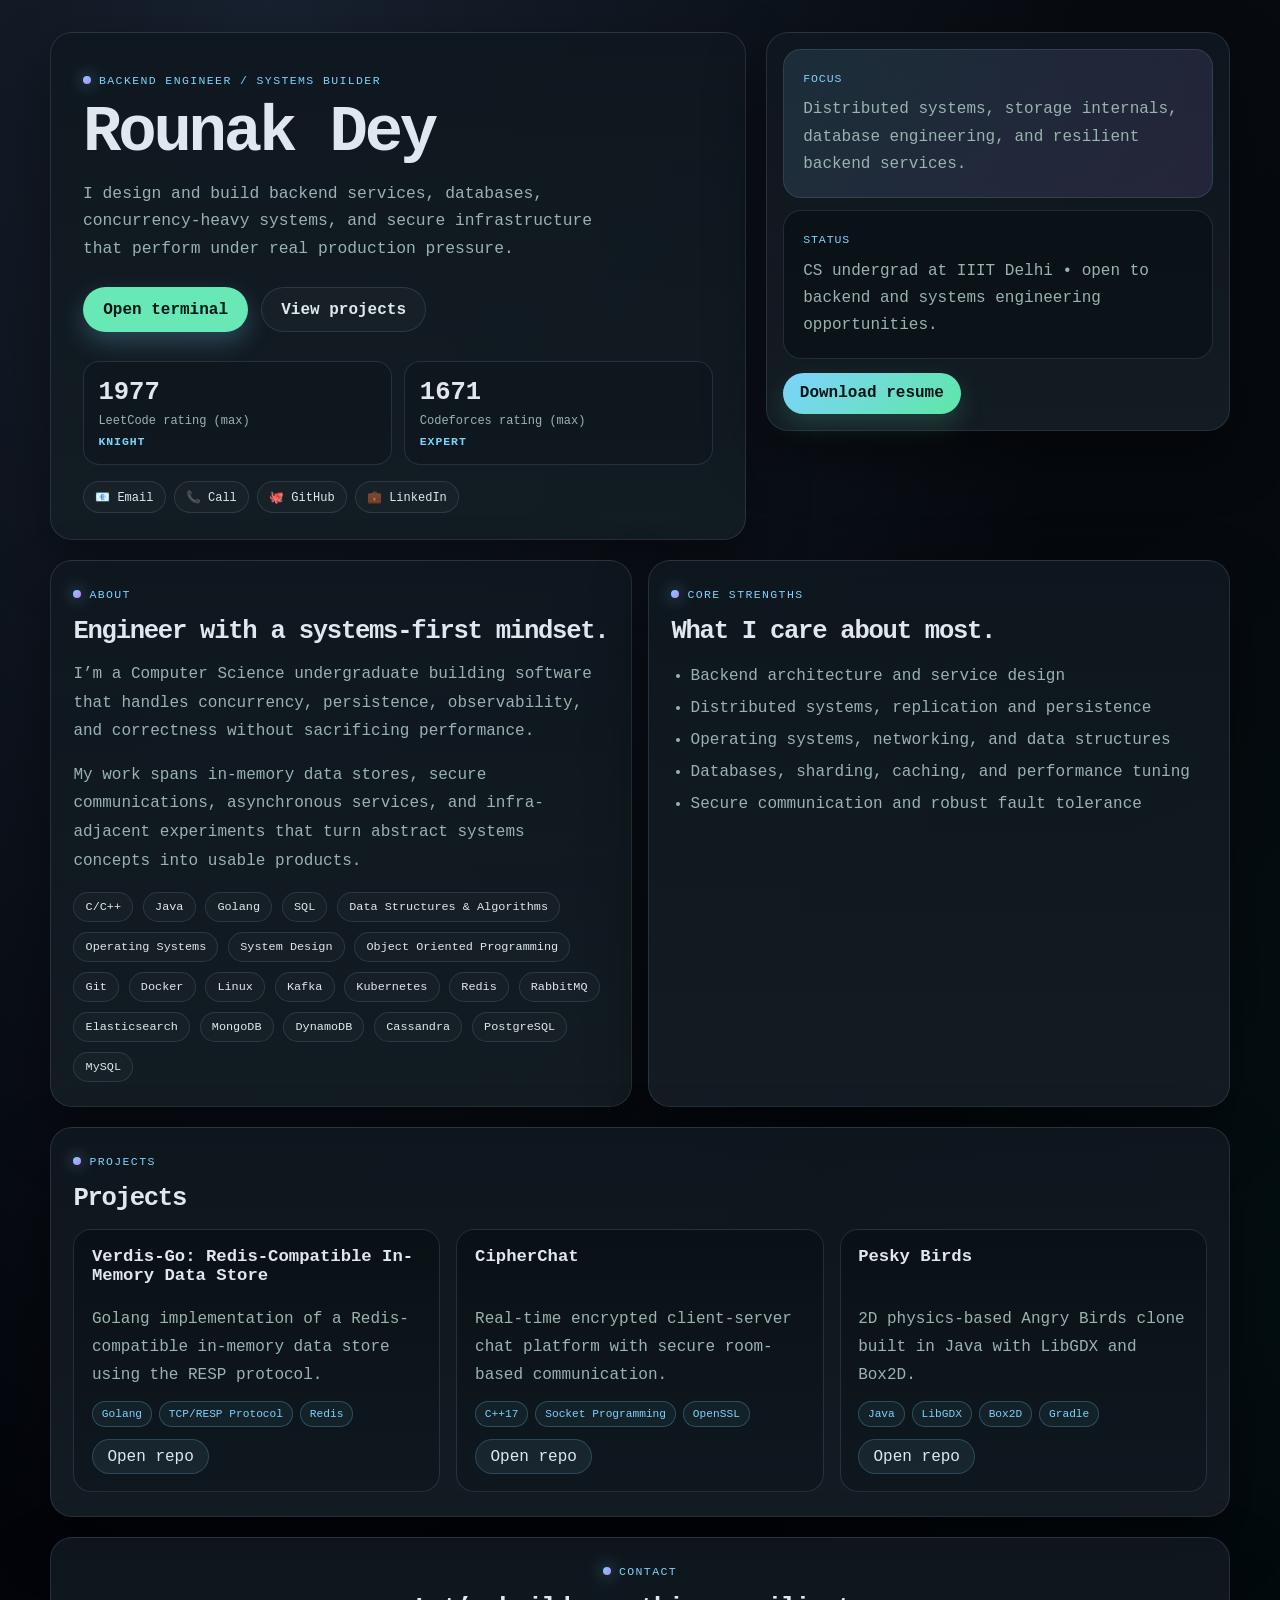
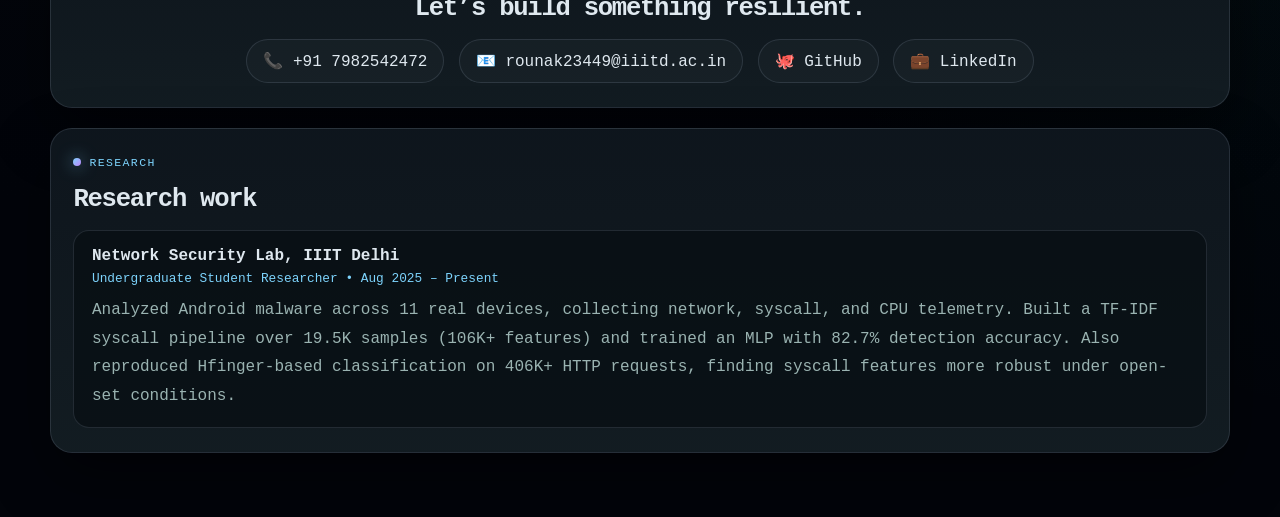
<file: index.html>
<!DOCTYPE html>
<html lang="en">
  <head>
    <meta charset="UTF-8" />
    <meta name="viewport" content="width=device-width, initial-scale=1.0" />
    <meta
      name="description"
      content="Backend engineer portfolio with a terminal, systems work, and project highlights."
    />
    <title>Rounak Dey | IIITD</title>
    <link rel="icon" type="image/svg+xml" href="assets/favicon.svg?v=20261015" />
    <link rel="stylesheet" href="css/style.css?v=20261015" />
  </head>
  <body data-theme="default">
    <div class="page-shell">
      <main class="portfolio-shell">
        <section class="hero-panel">
          <div class="eyebrow">backend engineer / systems builder</div>
          <h1>Rounak Dey</h1>
          <p class="hero-copy">
            I design and build backend services, databases, concurrency-heavy systems,
            and secure infrastructure that perform under real production pressure.
          </p>
          <div class="hero-actions">
            <a href="#terminal" class="primary-button">Open terminal</a>
            <a href="#projects" class="secondary-button">View projects</a>
          </div>
          <ul class="stat-grid" aria-label="Portfolio stats">
            <li>
              <strong>1977</strong>
              <span>LeetCode rating (max)</span>
              <b>Knight</b>
            </li>
            <li>
              <strong>1671</strong>
              <span>Codeforces rating (max)</span>
              <b>Expert</b>
            </li>
          </ul>
          <div class="top-contact" aria-label="Contact links">
            <a href="mailto:rounak23449@iiitd.ac.in">📧 Email</a>
            <a href="tel:+917982542472">📞 Call</a>
            <a href="https://github.com/ricky16x" target="_blank" rel="noreferrer">🐙 GitHub</a>
            <a href="https://linkedin.com/in/rickyxr" target="_blank" rel="noreferrer">💼 LinkedIn</a>
          </div>
        </section>

        <aside class="quick-panel">
          <div class="panel-card accent-card">
            <span class="card-label">Focus</span>
            <p>Distributed systems, storage internals, database engineering, and resilient backend services.</p>
          </div>
          <div class="panel-card">
            <span class="card-label">Status</span>
            <p>CS undergrad at IIIT Delhi • open to backend and systems engineering opportunities.</p>
          </div>
          <a class="resume-button" href="./assets/RounakDeyResume.pdf" target="_blank" rel="noreferrer">Download resume</a>
        </aside>

        <div id="terminal-backdrop" class="terminal-backdrop" aria-hidden="true"></div>
        <div id="terminal-modal" class="terminal-modal" role="dialog" aria-modal="true" aria-label="Developer portfolio terminal popup" aria-hidden="true" inert>
          <section id="terminal" class="terminal-frame" aria-label="Developer portfolio terminal">
            <header class="terminal-header">
              <div class="window-controls" aria-hidden="true">
                <span class="control red"></span>
                <span class="control yellow"></span>
                <span class="control green"></span>
              </div>
              <div class="window-title">ricky16x@portfolio:~</div>
              <button id="skip-boot" class="skip-boot" type="button">Skip boot</button>
              <button id="close-terminal" class="terminal-close" type="button" aria-label="Close terminal">×</button>
            </header>

            <section id="terminal-output" class="terminal-output" aria-live="polite"></section>

            <form id="command-form" class="command-form" autocomplete="off">
              <label class="prompt-text" for="terminal-input">
                <span class="prompt-user">ricky16x</span>
                <span>@</span>
                <span class="prompt-host">portfolio</span>
                <span>:~$</span>
              </label>
              <input
                id="terminal-input"
                class="terminal-input"
                type="text"
                spellcheck="false"
                aria-label="Terminal command input"
              />
            </form>
          </section>
        </div>

        <section class="content-grid">
          <article class="info-panel">
            <div class="section-kicker">About</div>
            <h2>Engineer with a systems-first mindset.</h2>
            <p>
              I’m a Computer Science undergraduate building software that handles concurrency,
              persistence, observability, and correctness without sacrificing performance.
            </p>
            <p>
              My work spans in-memory data stores, secure communications, asynchronous services,
              and infra-adjacent experiments that turn abstract systems concepts into usable products.
            </p>
            <div id="skill-chips" class="chip-list" aria-label="Tools and technical skills"></div>
          </article>

          <article class="info-panel">
            <div class="section-kicker">Core strengths</div>
            <h2>What I care about most.</h2>
            <ul class="feature-list">
              <li>Backend architecture and service design</li>
              <li>Distributed systems, replication and persistence</li>
              <li>Operating systems, networking, and data structures</li>
              <li>Databases, sharding, caching, and performance tuning</li>
              <li>Secure communication and robust fault tolerance</li>
            </ul>
          </article>
        </section>

        <section id="projects" class="section-panel">
          <div class="section-heading">
            <div class="section-kicker">Projects</div>
            <h2>Projects</h2>
          </div>
          <div id="project-list" class="project-grid"></div>
        </section>

        <section id="contact" class="section-panel contact-panel">
          <div class="section-kicker">Contact</div>
          <h2>Let’s build something resilient.</h2>
          <div class="contact-row">
            <a href="tel:+917982542472">📞 +91 7982542472</a>
            <a href="mailto:rounak23449@iiitd.ac.in">📧 rounak23449@iiitd.ac.in</a>
            <a href="https://github.com/ricky16x" target="_blank" rel="noreferrer">🐙 GitHub</a>
            <a href="https://linkedin.com/in/rickyxr" target="_blank" rel="noreferrer">💼 LinkedIn</a>
          </div>
        </section>

        <section id="research" class="section-panel">
          <div class="section-heading">
            <div class="section-kicker">Research</div>
            <h2>Research work</h2>
          </div>
          <div class="timeline">
            <article class="timeline-item">
              <strong>Network Security Lab, IIIT Delhi</strong>
              <span>Undergraduate Student Researcher • Aug 2025 – Present</span>
              <p>Analyzed Android malware across 11 real devices, collecting network, syscall, and CPU telemetry. Built a TF-IDF syscall pipeline over 19.5K samples (106K+ features) and trained an MLP with 82.7% detection accuracy. Also reproduced Hfinger-based classification on 406K+ HTTP requests, finding syscall features more robust under open-set conditions.</p>
            </article>
          </div>
        </section>
      </main>
    </div>

    <script type="module" src="js/app.js?v=20261015"></script>
  </body>
</html>
</file>
<file: css/style.css>
:root {
  --bg: #070b10;
  --panel: rgba(15, 23, 31, 0.92);
  --panel-alt: rgba(19, 29, 35, 0.96);
  --panel-strong: rgba(9, 18, 24, 0.96);
  --border: rgba(148, 163, 184, 0.18);
  --text: #d9f7ef;
  --muted: #8ab7b0;
  --prompt: #67e8b5;
  --success: #4ade80;
  --accent: #7dd3fc;
  --accent-2: #c084fc;
  --warning: #fbbf24;
  --danger: #f87171;
  --input-bg: rgba(13, 18, 22, 0.9);
  --shadow: rgba(0, 0, 0, 0.45);
  --glow: rgba(125, 211, 252, 0.6);
}

body[data-theme='default'] {
  --bg: #070b10;
  --panel: rgba(15, 23, 31, 0.92);
  --panel-alt: rgba(19, 29, 35, 0.96);
  --text: #dfe8ef;
  --muted: #9ab3b1;
  --prompt: #67e8b5;
  --success: #5ee7a7;
  --accent: #7dd3fc;
  --accent-2: #c084fc;
  --warning: #fbbf24;
  --danger: #fda4af;
  --page-glow: rgba(30, 41, 59, 0.72);
  --page-wash: rgba(8, 145, 110, 0.08);
  --panel-glow: rgba(125, 211, 252, 0.12);
}

body[data-theme='aurora'] {
  --bg: #10091c;
  --panel: rgba(26, 17, 43, 0.95);
  --panel-alt: rgba(21, 31, 48, 0.97);
  --text: #f4efff;
  --muted: #c0b2db;
  --prompt: #6ee7b7;
  --success: #5eead4;
  --accent: #c4b5fd;
  --accent-2: #5eead4;
  --warning: #fde68a;
  --danger: #fda4af;
  --glow: rgba(167, 139, 250, 0.78);
  --page-glow: rgba(124, 58, 237, 0.38);
  --page-wash: rgba(45, 212, 191, 0.12);
  --panel-glow: rgba(167, 139, 250, 0.18);
}

body[data-theme='midnight'] {
  --bg: #030712;
  --panel: rgba(9, 15, 29, 0.97);
  --panel-alt: rgba(14, 23, 42, 0.98);
  --text: #e5f0ff;
  --muted: #8ba3c4;
  --prompt: #60a5fa;
  --success: #38bdf8;
  --accent: #60a5fa;
  --accent-2: #2563eb;
  --warning: #fbbf24;
  --danger: #fb7185;
  --glow: rgba(37, 99, 235, 0.65);
  --page-glow: rgba(29, 78, 216, 0.32);
  --page-wash: rgba(30, 64, 175, 0.11);
  --panel-glow: rgba(37, 99, 235, 0.14);
}

* {
  box-sizing: border-box;
}

html {
  scroll-behavior: smooth;
}

body {
  margin: 0;
  min-height: 100vh;
  padding: 2rem 1rem 4rem;
  font-family: 'SFMono-Regular', 'Consolas', 'Liberation Mono', 'Menlo', monospace;
  background:
    radial-gradient(ellipse at 15% 0%, var(--page-glow, rgba(30, 41, 59, 0.7)), transparent 38%),
    radial-gradient(ellipse at 90% 45%, var(--page-wash, rgba(8, 145, 110, 0.08)), transparent 38%),
    linear-gradient(180deg, var(--bg), #02040a 85%);
  background-size: 140% 140%, 130% 130%, 100% 100%;
  animation: glowDrift 24s ease-in-out infinite;
  color: var(--text);
  background-color: var(--bg);
  position: relative;
  overflow-x: hidden;
}

body::before {
  content: '';
  position: fixed;
  inset: 0;
  background: linear-gradient(rgba(16, 185, 129, 0.08), transparent 35%, transparent 65%, rgba(59, 130, 246, 0.06));
  opacity: 0;
  pointer-events: none;
  transition: opacity 0.3s ease;
}

body.matrix-active::before {
  opacity: 1;
  background-image:
    linear-gradient(90deg, rgba(16, 185, 129, 0.08) 0%, transparent 100%),
    repeating-linear-gradient(
      180deg,
      rgba(34, 197, 94, 0.12),
      rgba(34, 197, 94, 0.12) 2px,
      transparent 2px,
      transparent 6px
    );
  animation: matrixRain 7s linear infinite;
}

button,
input,
a {
  font: inherit;
}

button,
input {
  border: 0;
}

button {
  cursor: pointer;
}

img {
  max-width: 100%;
  display: block;
}

.page-shell {
  width: min(1180px, 100%);
  margin: 0 auto;
}

.portfolio-shell {
  display: grid;
  grid-template-columns: minmax(0, 1.2fr) minmax(280px, 0.8fr);
  gap: 1.25rem;
}

.portfolio-shell > .content-grid,
.portfolio-shell > .section-panel {
  grid-column: 1 / -1;
  min-width: 0;
}

.hero-panel,
.quick-panel {
  min-width: 0;
}

.hero-panel,
.quick-panel,
.info-panel,
.section-panel,
.terminal-frame {
  background: linear-gradient(180deg, var(--panel), var(--panel-alt));
  border: 1px solid var(--border);
  border-radius: 22px;
  box-shadow: 0 24px 60px var(--shadow);
  animation: floatIn 0.6s ease both;
}

.resume-button {
  display: inline-flex;
  align-items: center;
  justify-content: center;
  align-self: flex-start;
  width: auto;
  margin-top: 0.1rem;
  padding: 0.72rem 1.05rem;
  text-decoration: none;
  border-radius: 999px;
  font-weight: 700;
  color: #041318;
  background: linear-gradient(135deg, var(--accent), var(--success));
  box-shadow: 0 10px 24px rgba(103, 232, 181, 0.18);
}

.hero-panel {
  padding: 2.4rem 2rem 1.6rem;
}

.eyebrow,
.section-kicker {
  display: inline-flex;
  align-items: center;
  gap: 0.5rem;
  font-size: 0.72rem;
  letter-spacing: 0.12em;
  text-transform: uppercase;
  color: var(--accent);
  margin-bottom: 1rem;
}

.eyebrow::before,
.section-kicker::before {
  content: '';
  width: 8px;
  height: 8px;
  border-radius: 50%;
  background: linear-gradient(135deg, var(--accent), var(--accent-2));
  box-shadow: 0 0 16px rgba(125, 211, 252, 0.7);
}

.eyebrow::before {
  animation: pulse 2.4s ease-in-out infinite;
}

.hero-panel h1,
.info-panel h2,
.section-panel h2 {
  margin: 0;
  letter-spacing: -0.05em;
}

.hero-panel h1 {
  font-size: clamp(2.4rem, 5vw, 4.2rem);
  line-height: 0.95;
  margin-bottom: 1rem;
}

.hero-copy {
  max-width: 52ch;
  margin: 0;
  color: var(--muted);
  font-size: 1.02rem;
  line-height: 1.7;
}

.hero-actions {
  display: flex;
  flex-wrap: wrap;
  gap: 0.8rem;
  margin-top: 1.5rem;
}

.primary-button,
.secondary-button,
.link-button,
.theme-chip {
  transition: transform 0.2s ease, filter 0.2s ease, border-color 0.2s ease;
}

.hero-actions > * {
  animation: floatIn 0.5s ease both;
}

.hero-actions > :nth-child(2) {
  animation-delay: 100ms;
}

.primary-button,
.secondary-button {
  display: inline-flex;
  align-items: center;
  justify-content: center;
  border-radius: 999px;
  padding: 0.8rem 1.2rem;
  text-decoration: none;
  font-weight: 700;
}

.primary-button {
  background: linear-gradient(135deg, var(--accent), var(--accent-2));
  color: #040b10;
  box-shadow: 0 10px 24px rgba(125, 211, 252, 0.25);
}

.secondary-button {
  border: 1px solid var(--border);
  color: var(--text);
  background: rgba(148, 163, 184, 0.04);
}

.primary-button:hover,
.secondary-button:hover,
.link-button:hover,
.theme-chip:hover {
  transform: translateY(-1px);
  filter: brightness(1.05);
}

.stat-grid {
  display: grid;
  grid-template-columns: repeat(2, minmax(0, 1fr));
  gap: 0.8rem;
  margin: 1.8rem 0 0;
  padding: 0;
  list-style: none;
}

.stat-grid li {
  background: rgba(15, 23, 31, 0.7);
  border: 1px solid var(--border);
  border-radius: 16px;
  padding: 1rem 0.9rem;
  display: flex;
  flex-direction: column;
  gap: 0.3rem;
  transition: transform 0.2s ease, border-color 0.2s ease;
}

.stat-grid li:hover {
  transform: translateY(-3px);
  border-color: var(--accent);
}

.stat-grid strong {
  font-size: clamp(1.2rem, 2vw, 1.7rem);
  color: var(--text);
}

.stat-grid span {
  color: var(--muted);
  font-size: 0.75rem;
  line-height: 1.5;
}

.stat-grid b {
  color: var(--accent);
  font-size: 0.72rem;
  font-weight: 700;
  letter-spacing: 0.08em;
  text-transform: uppercase;
}

.top-contact {
  display: flex;
  flex-wrap: wrap;
  gap: 0.5rem;
  margin-top: 1rem;
}

.top-contact a {
  display: inline-flex;
  align-items: center;
  justify-content: center;
  padding: 0.48rem 0.7rem;
  border: 1px solid var(--border);
  border-radius: 999px;
  color: var(--text);
  background: rgba(148, 163, 184, 0.04);
  font-size: 0.75rem;
  text-decoration: none;
  transition: transform 0.2s ease, border-color 0.2s ease, background 0.2s ease;
}

.top-contact a:hover {
  transform: translateY(-2px);
  border-color: var(--accent);
  background: var(--panel-glow);
}

.quick-panel {
  padding: 1rem;
  display: flex;
  flex-direction: column;
  align-self: start;
  gap: 0.75rem;
}

.panel-card {
  border: 1px solid var(--border);
  border-radius: 18px;
  background: rgba(9, 17, 22, 0.7);
  padding: 1.2rem;
  min-height: 0;
  animation: floatIn 0.55s ease both;
}

.panel-card:nth-child(2) { animation-delay: 120ms; }

.accent-card {
  background: linear-gradient(135deg, var(--panel-glow), rgba(192, 132, 252, 0.12));
}

.card-label {
  display: inline-block;
  font-size: 0.72rem;
  letter-spacing: 0.08em;
  text-transform: uppercase;
  color: var(--accent);
  margin-bottom: 0.7rem;
}

.panel-card p,
.info-panel p,
.feature-list,
.timeline-item p,
.project-card p,
.contact-row a {
  color: var(--muted);
}

.panel-card p {
  margin: 0;
  line-height: 1.7;
}

.terminal-modal {
  position: fixed;
  right: 2rem;
  bottom: 2rem;
  width: min(760px, calc(100vw - 2rem));
  z-index: 30;
  opacity: 0;
  pointer-events: none;
  transform: translateY(20px) scale(0.98);
  transition: opacity 0.25s ease, transform 0.25s ease;
}

.terminal-backdrop {
  position: fixed;
  inset: 0;
  z-index: 29;
  background: rgba(1, 4, 10, 0.58);
  opacity: 0;
  pointer-events: none;
  transition: opacity 0.25s ease;
  backdrop-filter: blur(3px);
}

.terminal-backdrop.is-open {
  opacity: 1;
  pointer-events: auto;
}

.terminal-modal.is-open {
  opacity: 1;
  pointer-events: auto;
  transform: translateY(0) scale(1);
}

.terminal-frame {
  grid-column: 1 / -1;
  width: 100%;
  overflow: hidden;
  border-radius: 20px;
  background: rgba(6, 10, 15, 0.96);
  box-shadow: 0 28px 70px rgba(0, 0, 0, 0.55), 0 0 0 1px rgba(125, 211, 252, 0.15);
}

.terminal-header {
  display: flex;
  align-items: center;
  justify-content: space-between;
  gap: 1rem;
  min-height: 48px;
  padding: 0.75rem 1rem;
  background: rgba(22, 27, 32, 0.9);
  border-bottom: 1px solid var(--border);
}

.terminal-close {
  border: 1px solid var(--border);
  border-radius: 50%;
  width: 30px;
  height: 30px;
  color: var(--text);
  background: rgba(148, 163, 184, 0.08);
  transition: transform 0.2s ease, background 0.2s ease;
}

.terminal-close:hover {
  transform: rotate(90deg);
  background: rgba(248, 113, 113, 0.18);
}

.window-controls {
  display: flex;
  align-items: center;
  gap: 0.6rem;
}

.control {
  display: block;
  width: 12px;
  height: 12px;
  border-radius: 50%;
  box-shadow: inset 0 0 0 1px rgba(0, 0, 0, 0.2);
}

.control.red { background: #f87171; }
.control.yellow { background: #fbbf24; }
.control.green { background: #4ade80; }

.window-title {
  flex: 1;
  text-align: center;
  font-size: 0.8rem;
  color: var(--muted);
  letter-spacing: 0.08em;
  text-transform: uppercase;
}

.skip-boot {
  background: rgba(167, 139, 250, 0.12);
  color: var(--accent-2);
  border: 1px solid rgba(196, 181, 253, 0.35);
  border-radius: 999px;
  padding: 0.35rem 0.8rem;
  font-size: 0.72rem;
  transition: filter 0.2s ease, transform 0.2s ease;
}

.skip-boot:hover,
.skip-boot:focus-visible {
  filter: brightness(1.08);
  transform: translateY(-1px);
}

.terminal-output {
  min-height: 430px;
  max-height: 70vh;
  overflow-y: auto;
  background: rgba(3, 7, 12, 0.78);
  padding: 1.25rem 1rem 0.5rem;
  line-height: 1.6;
  white-space: pre-wrap;
}

.terminal-line {
  margin: 0.2rem 0;
  color: var(--text);
  word-break: break-word;
  white-space: pre-wrap;
}

.terminal-line.muted,
.muted {
  color: var(--muted);
}

.terminal-line.success {
  color: var(--success);
}

.terminal-line.prompt {
  color: var(--prompt);
}

.terminal-line.warning {
  color: var(--warning);
}

.terminal-line.error {
  color: var(--danger);
}

.command-entry {
  color: var(--text);
  display: flex;
  align-items: center;
  gap: 0.55rem;
  margin-top: 0.15rem;
}

.command-prompt {
  color: var(--prompt);
  font-weight: 700;
}

.command-text {
  color: var(--text);
}

.command-form {
  display: flex;
  align-items: center;
  gap: 0.6rem;
  padding: 0.8rem 1rem 1rem;
  border-top: 1px solid var(--border);
  background: rgba(10, 15, 19, 0.9);
}

.prompt-text {
  color: var(--prompt);
  font-weight: 700;
  white-space: nowrap;
}

.terminal-input {
  flex: 1;
  min-width: 0;
  background: transparent;
  color: var(--text);
  caret-color: var(--prompt);
  font: inherit;
  font-size: 1rem;
  border: none;
  outline: none;
  padding: 0.25rem 0;
}

.terminal-input::placeholder {
  color: rgba(167, 180, 196, 0.55);
}

.link-button,
.primary-button,
.secondary-button,
.theme-chip,
.skip-boot {
  text-decoration: none;
}

.link-button {
  display: inline-flex;
  align-items: center;
  justify-content: center;
  border-radius: 999px;
  padding: 0.45rem 0.9rem;
  color: var(--text);
  border: 1px solid var(--border);
  background: rgba(148, 163, 184, 0.04);
}

.terminal-input:focus,
.skip-boot:focus-visible,
.link-button:focus-visible,
.theme-chip:focus-visible,
.primary-button:focus-visible,
.secondary-button:focus-visible {
  outline: 2px solid rgba(125, 211, 252, 0.8);
  outline-offset: 2px;
}

.content-grid {
  grid-column: 1 / -1;
  display: grid;
  grid-template-columns: repeat(2, minmax(0, 1fr));
  gap: 1rem;
}

.info-panel,
.section-panel {
  padding: 1.5rem 1.4rem;
}

.info-panel h2,
.section-panel h2 {
  font-size: clamp(1.5rem, 2vw, 2.1rem);
  margin-bottom: 0.9rem;
}

.info-panel p {
  margin: 0 0 0.9rem;
  line-height: 1.8;
}

.chip-list {
  display: flex;
  flex-wrap: wrap;
  gap: 0.6rem;
  margin-top: 1rem;
}

.chip-list span {
  display: inline-flex;
  align-items: center;
  border-radius: 999px;
  padding: 0.45rem 0.7rem;
  border: 1px solid var(--border);
  background: rgba(148, 163, 184, 0.04);
  color: var(--text);
  font-size: 0.74rem;
}

.feature-list {
  margin: 0;
  padding-left: 1.2rem;
  line-height: 2;
}

.section-heading {
  margin-bottom: 1rem;
}

.timeline {
  display: grid;
  gap: 1rem;
}

.timeline-item {
  background: rgba(8, 15, 19, 0.72);
  border: 1px solid var(--border);
  border-radius: 16px;
  padding: 1rem 1.1rem;
}

.timeline-item strong {
  display: block;
  color: var(--text);
  margin-bottom: 0.3rem;
}

.timeline-item span {
  display: inline-block;
  color: var(--accent);
  margin-bottom: 0.6rem;
  font-size: 0.8rem;
}

.timeline-item p {
  margin: 0;
  line-height: 1.8;
}

.project-grid {
  display: grid;
  grid-template-columns: repeat(3, minmax(0, 1fr));
  gap: 1rem;
  align-items: stretch;
  min-width: 0;
}

.project-card {
  display: flex;
  flex-direction: column;
  gap: 0.8rem;
  border: 1px solid var(--border);
  background: linear-gradient(180deg, rgba(8, 15, 19, 0.7), rgba(15, 23, 31, 0.8));
  border-radius: 18px;
  padding: 1.1rem;
  height: 100%;
  min-width: 0;
  overflow-wrap: anywhere;
  transition: transform 0.2s ease, border-color 0.2s ease, box-shadow 0.2s ease;
}

.project-card:hover {
  transform: translateY(-3px);
  border-color: rgba(125, 211, 252, 0.32);
  box-shadow: 0 12px 26px rgba(0, 0, 0, 0.16);
}

.project-card h3 {
  margin: 0;
  font-size: 1.08rem;
  min-height: 2.8rem;
}

.project-card p {
  margin: 0;
  line-height: 1.75;
}

.project-stack {
  display: flex;
  flex-wrap: wrap;
  gap: 0.45rem;
}

.project-stack span {
  border-radius: 999px;
  padding: 0.35rem 0.55rem;
  border: 1px solid rgba(125, 211, 252, 0.25);
  background: rgba(125, 211, 252, 0.06);
  color: var(--accent);
  font-size: 0.7rem;
}

.project-actions {
  display: flex;
  margin-top: auto;
}

.contact-panel {
  text-align: center;
}

.contact-row {
  display: flex;
  justify-content: center;
  flex-wrap: wrap;
  gap: 0.9rem;
  margin-top: 1rem;
}

.contact-row a {
  color: var(--text);
  text-decoration: none;
  border: 1px solid var(--border);
  border-radius: 999px;
  padding: 0.7rem 1rem;
  background: rgba(148, 163, 184, 0.04);
}

.output-block {
  margin: 0.9rem 0;
  padding: 0.85rem 0.9rem;
  border: 1px solid var(--border);
  border-radius: 12px;
  background: rgba(15, 23, 31, 0.5);
}

.output-block h3 {
  margin: 0 0 0.65rem;
  font-size: 0.9rem;
  letter-spacing: 0.08em;
  text-transform: uppercase;
  color: var(--accent);
}

.output-block p {
  margin: 0;
  line-height: 1.7;
}

.terminal-list {
  display: grid;
  gap: 0.25rem;
}

.terminal-list-item {
  color: var(--text);
  line-height: 1.7;
}

@keyframes floatIn {
  from {
    opacity: 0;
    transform: translateY(12px);
  }
  to {
    opacity: 1;
    transform: translateY(0);
  }
}

@keyframes glowDrift {
  0%, 100% { background-position: 0% 0%, 100% 50%, 0 0; }
  50% { background-position: 15% 8%, 80% 45%, 0 0; }
}

@keyframes pulse {
  0%, 100% { opacity: 0.72; box-shadow: 0 0 10px var(--glow); }
  50% { opacity: 1; box-shadow: 0 0 20px var(--glow); }
}

@keyframes riseIn {
  from { opacity: 0; transform: translateY(22px) scale(0.99); }
  to { opacity: 1; transform: translateY(0) scale(1); }
}

@keyframes matrixRain {
  0% { background-position: 0 0, 0 0; }
  100% { background-position: 0 0, 0 100%; }
}

.portfolio-shell > .section-panel,
.content-grid > .info-panel {
  opacity: 0;
  transform: translateY(18px);
}

.portfolio-shell > .section-panel.is-visible,
.content-grid > .info-panel.is-visible {
  animation: riseIn 0.65s cubic-bezier(0.2, 0.7, 0.2, 1) forwards;
}

.project-card {
  animation: floatIn 0.6s ease both;
}

.project-card:nth-child(2) { animation-delay: 100ms; }
.project-card:nth-child(3) { animation-delay: 200ms; }

@media (max-width: 900px) {
  .portfolio-shell {
    grid-template-columns: 1fr;
  }

  .portfolio-shell > .hero-panel,
  .portfolio-shell > .quick-panel {
    grid-column: 1 / -1;
  }

  .hero-panel,
  .quick-panel,
  .info-panel,
  .section-panel,
  .terminal-frame {
    border-radius: 18px;
  }

  .terminal-modal {
    right: 1rem;
    bottom: 1rem;
    width: min(760px, calc(100vw - 1rem));
  }

  .content-grid {
    grid-template-columns: 1fr;
  }

  .project-grid {
    grid-template-columns: repeat(2, minmax(0, 1fr));
  }

  .stat-grid {
    grid-template-columns: 1fr;
  }
}

@media (max-width: 560px) {
  body {
    padding: 1rem 0.75rem 2.5rem;
  }

  .hero-panel,
  .info-panel,
  .section-panel {
    padding-left: 1rem;
    padding-right: 1rem;
  }

  .hero-actions,
  .contact-row {
    flex-direction: column;
  }

  .stat-grid {
    grid-template-columns: repeat(2, minmax(0, 1fr));
    gap: 0.6rem;
  }

  .stat-grid li {
    padding: 0.7rem 0.55rem;
  }

  .stat-grid span {
    font-size: 0.72rem;
  }

  .top-contact {
    gap: 0.4rem;
  }

  .top-contact a {
    flex: 1 1 calc(50% - 0.4rem);
  }

  .project-grid {
    grid-template-columns: 1fr;
  }

  .primary-button,
  .secondary-button,
  .contact-row a {
    width: 100%;
  }
}

@media (prefers-reduced-motion: reduce) {
  html {
    scroll-behavior: auto;
  }

  *, *::before, *::after {
    animation: none !important;
    transition: none !important;
  }
}

.link-button,
.theme-chip {
  color: var(--text);
  background: rgba(125, 211, 252, 0.08);
  border: 1px solid rgba(125, 211, 252, 0.2);
}

.primary-button {
  color: #041318;
  background: var(--prompt);
  border: 1px solid rgba(103, 232, 181, 0.4);
  font-weight: 700;
}

.link-button:hover,
.primary-button:hover,
.theme-chip:hover {
  transform: translateY(-1px);
  filter: brightness(1.06);
}

.terminal-list {
  display: flex;
  flex-direction: column;
  gap: 0.15rem;
  margin: 0.25rem 0;
}

.terminal-list-item {
  display: flex;
  align-items: center;
  gap: 0.5rem;
  flex-wrap: wrap;
}

.terminal-list-item::before {
  content: '▹';
  color: var(--accent);
}

.output-block {
  background: rgba(15, 23, 31, 0.5);
  border: 1px solid var(--border);
  border-radius: 12px;
  padding: 0.9rem 1rem;
  margin: 0.5rem 0;
}

.output-block h3,
.output-block h4 {
  margin: 0 0 0.6rem;
  color: var(--prompt);
  font-size: 0.9rem;
  letter-spacing: 0.04em;
  text-transform: uppercase;
}

.output-block p {
  margin: 0.2rem 0;
}

.neofetch-card {
  display: grid;
  grid-template-columns: 200px minmax(0, 1fr);
  gap: 1rem;
  align-items: start;
  margin-top: 0.75rem;
}

.ascii-art {
  color: var(--success);
  font-size: 0.82rem;
  line-height: 1.25;
  margin: 0;
  white-space: pre-wrap;
}

.stat-list {
  display: grid;
  gap: 0.38rem;
}

.stat-item {
  display: flex;
  align-items: baseline;
  gap: 0.5rem;
  flex-wrap: wrap;
}

.stat-label {
  color: var(--muted);
}

.theme-row {
  display: flex;
  gap: 0.6rem;
  flex-wrap: wrap;
  margin-top: 0.5rem;
}

.page-shell-404 {
  padding-top: 2rem;
}

.terminal-frame-404 {
  max-width: 680px;
}

@media (max-width: 640px) {
  body {
    padding: 0.75rem 0.5rem;
  }

  .terminal-frame {
    border-radius: 12px;
  }

  .terminal-header {
    gap: 0.5rem;
    padding-inline: 0.75rem;
  }

  .window-title {
    font-size: 0.7rem;
    letter-spacing: 0.04em;
  }

  .skip-boot {
    padding: 0.3rem 0.55rem;
    font-size: 0.66rem;
  }

  .terminal-output {
    min-height: 360px;
    max-height: 68vh;
    padding: 0.9rem 0.75rem 0.25rem;
  }

  .command-form {
    padding: 0.7rem 0.75rem 0.85rem;
    gap: 0.35rem;
    align-items: flex-start;
  }

  .prompt-text {
    padding-top: 0.35rem;
  }

  .terminal-input {
    font-size: 0.95rem;
    line-height: 1.5;
    min-height: 1.8rem;
  }

  .neofetch-card {
    grid-template-columns: 1fr;
  }
}

@media (prefers-reduced-motion: reduce) {
  *, *::before, *::after {
    animation-duration: 0.01ms !important;
    animation-iteration-count: 1 !important;
    transition-duration: 0.01ms !important;
    scroll-behavior: auto !important;
  }
}
</file>
